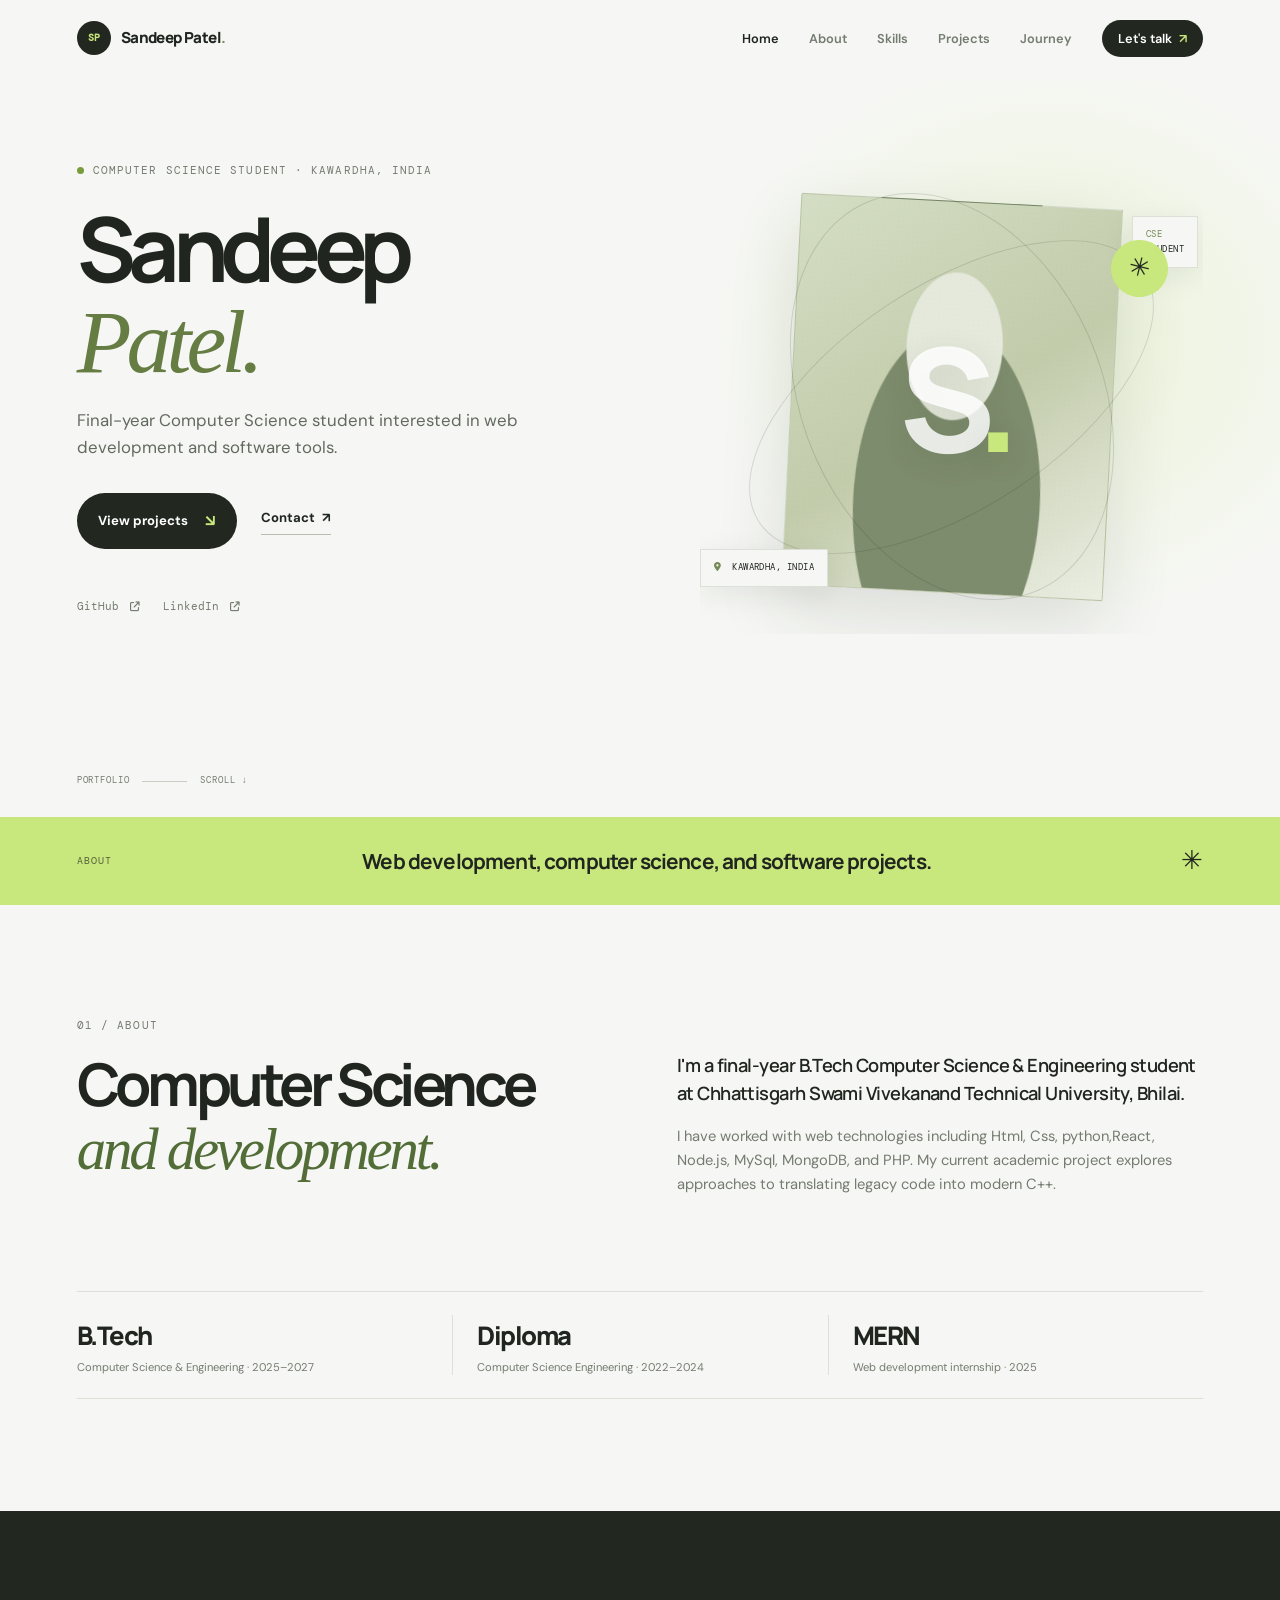
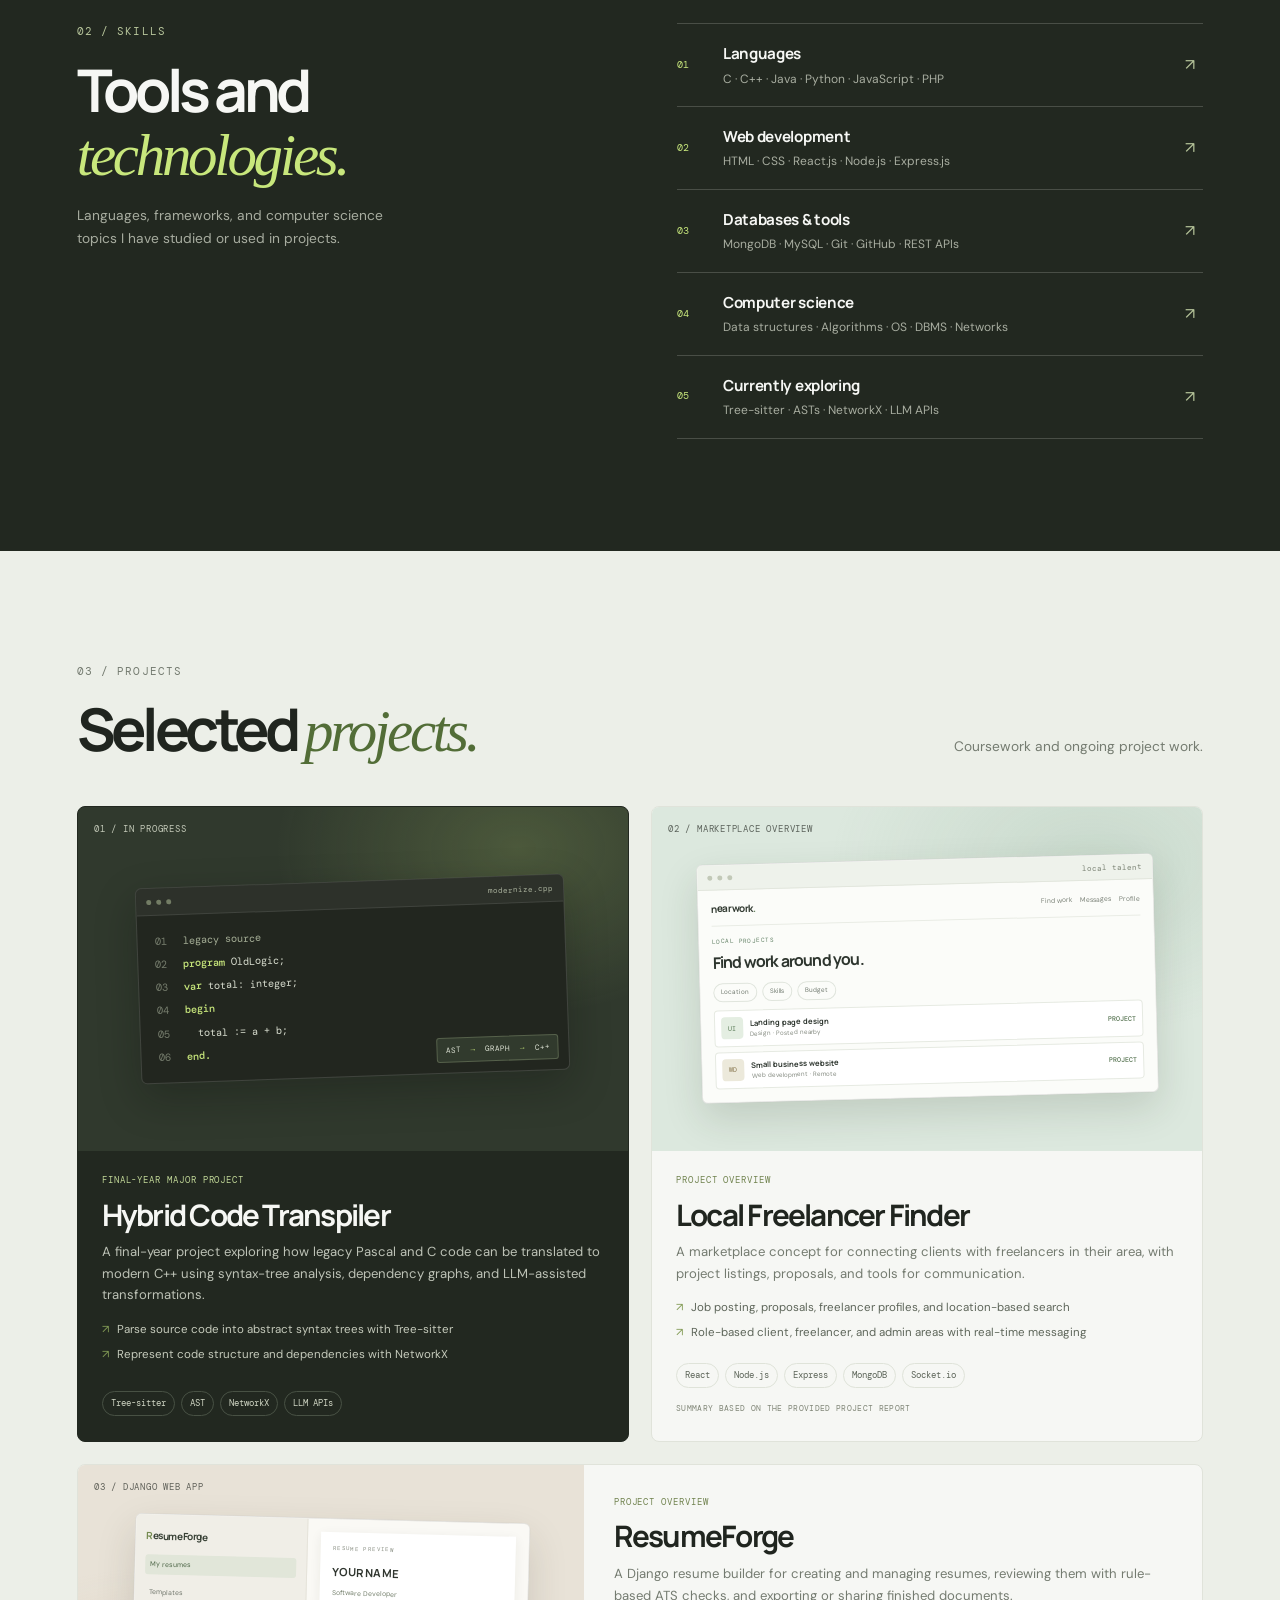
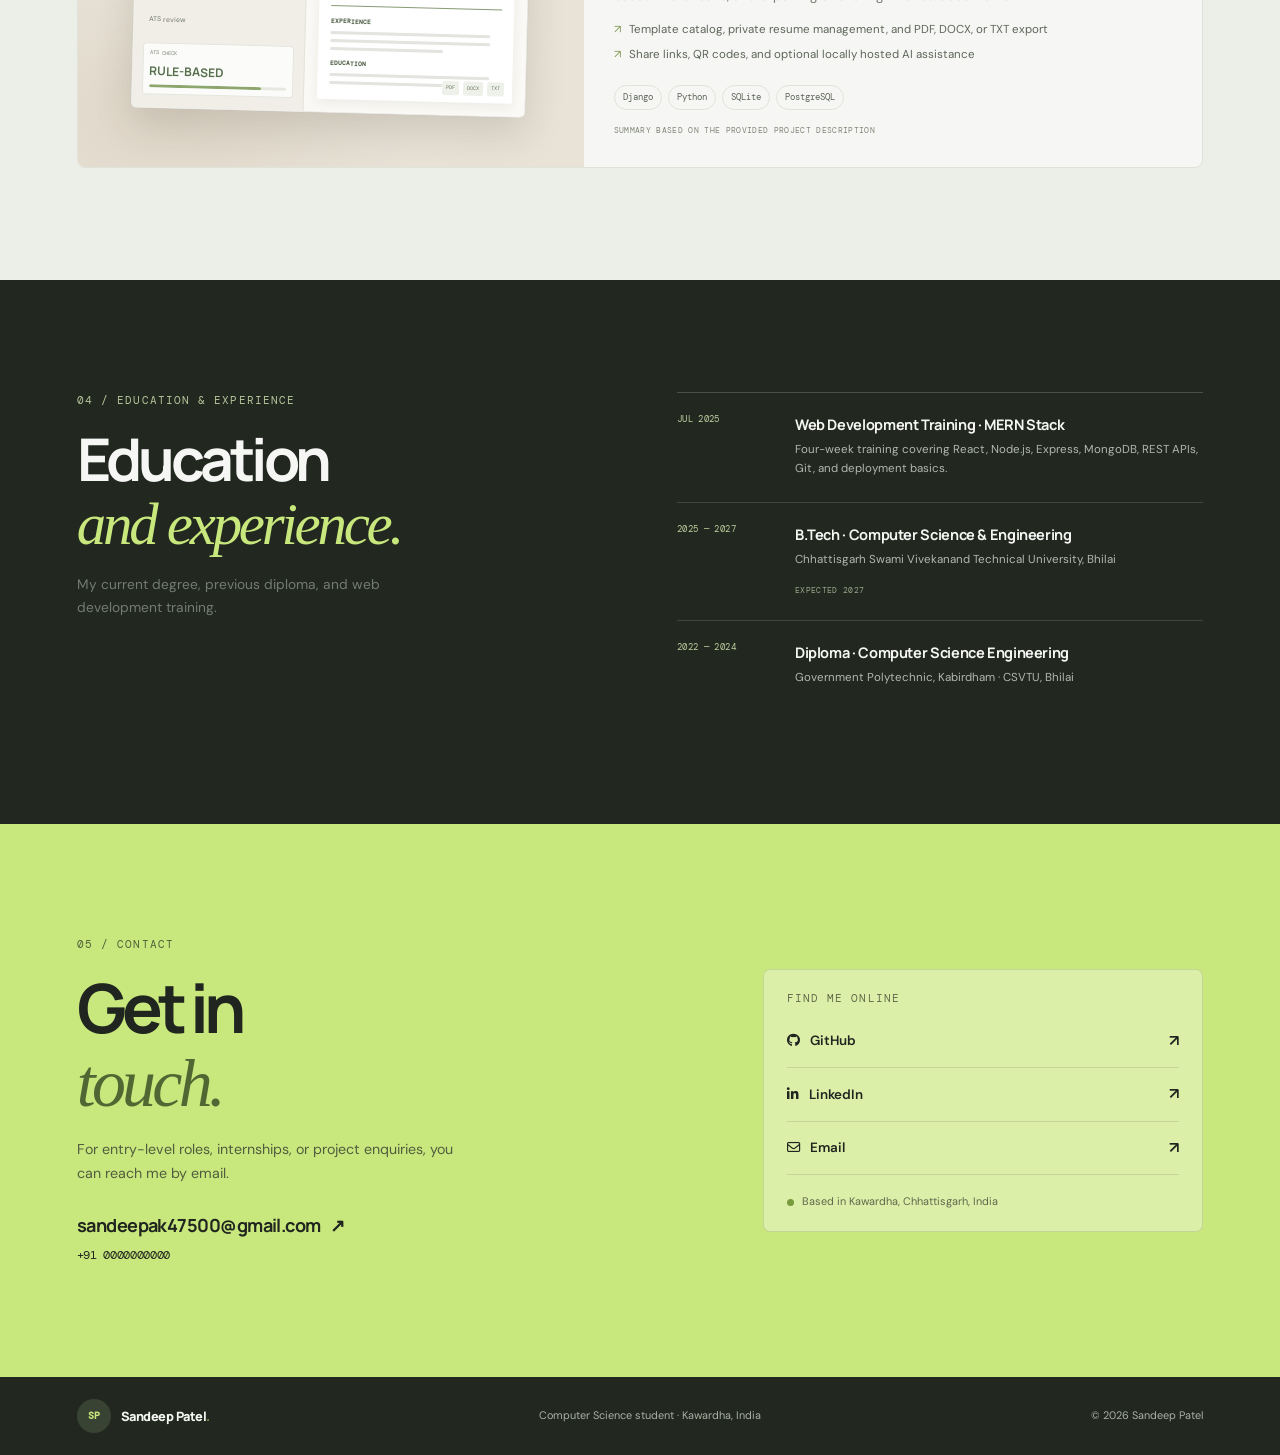
<file: index.html>
<!DOCTYPE html>
<html lang="en">
<head>
  <meta charset="UTF-8" />
  <meta name="viewport" content="width=device-width, initial-scale=1.0" />
  <meta name="theme-color" content="#f6f7f4" />
  <meta
    name="description"
    content="Sandeep Patel is a Computer Science student and aspiring full-stack developer building practical web applications and exploring code modernization."
  />
  <meta property="og:type" content="website" />
  <meta property="og:title" content="Sandeep Patel |  Portfolio" />
  <meta
    property="og:description"
    content="Computer Science student, full-stack developer, and curious builder."
  />
  <link rel="preconnect" href="https://fonts.googleapis.com" />
  <link rel="preconnect" href="https://fonts.gstatic.com" crossorigin />
  <link
    href="https://fonts.googleapis.com/css2?family=DM+Mono:wght@400;500&family=DM+Sans:wght@400;500;600;700&family=Manrope:wght@400;500;600;700;800&display=swap"
    rel="stylesheet"
  />
  <link
    rel="stylesheet"
    href="https://cdnjs.cloudflare.com/ajax/libs/font-awesome/6.7.2/css/all.min.css"
  />
  <link rel="stylesheet" href="./style.css" />
  <script src="./script.js" defer></script>
  <title>Sandeep Patel |  Portfolio</title>
</head>
<body>
  <a class="skip-link" href="#main">Skip to content</a>

  <header class="site-header">
    <nav class="container navbar" aria-label="Main navigation">
      <a class="brand" href="#home" aria-label="Sandeep Patel, home">
        <span class="brand-mark">SP</span>
        <span>Sandeep Patel<span class="brand-dot">.</span></span>
      </a>

      <button
        class="menu-toggle"
        id="menu-toggle"
        type="button"
        aria-label="Open navigation menu"
        aria-expanded="false"
        aria-controls="nav-links"
      >
        <i class="fa-solid fa-bars" aria-hidden="true"></i>
      </button>

      <ul class="nav-links" id="nav-links">
        <li><a class="nav-link active" href="#home">Home</a></li>
        <li><a class="nav-link" href="#about">About</a></li>
        <li><a class="nav-link" href="#skills">Skills</a></li>
        <li><a class="nav-link" href="#projects">Projects</a></li>
        <li><a class="nav-link" href="#education">Journey</a></li>
        <li><a class="nav-link nav-cta" href="#contact">Let&apos;s talk <span aria-hidden="true">↗</span></a></li>
      </ul>
    </nav>
  </header>

  <main id="main">
    <section class="hero section" id="home">
      <div class="container hero-grid">
        <div class="hero-copy">
          <p class="eyebrow"><span class="availability-dot"></span> COMPUTER SCIENCE STUDENT · KAWARDHA, INDIA</p>
          <h1>Sandeep<br /><span class="serif-accent">Patel.</span></h1>
          <p class="hero-lede">
            Final-year Computer Science student interested in web development
            and software tools.
          </p>
          <div class="hero-actions">
            <a class="button button-dark" href="#projects">View projects <span aria-hidden="true">↘</span></a>
            <a class="text-link" href="#contact">Contact <span aria-hidden="true">↗</span></a>
          </div>
          <div class="social-links" aria-label="Social profiles">
            <a href="https://github.com/sandeep-sp09" target="_blank" rel="noopener noreferrer">
              GitHub <i class="fa-solid fa-arrow-up-right-from-square" aria-hidden="true"></i>
            </a>
            <a href="https://tinyurl.com/y2w8p4ww" target="_blank" rel="noopener noreferrer">
              LinkedIn <i class="fa-solid fa-arrow-up-right-from-square" aria-hidden="true"></i>
            </a>
          </div>
        </div>

        <div class="hero-art" aria-label="Sandeep Patel, computer science student">
          <div class="art-ring ring-one"></div>
          <div class="art-ring ring-two"></div>
          <div class="hero-monogram" aria-hidden="true">S<span>.</span></div>
          <div class="art-note note-top"><span>CSE</span><br />STUDENT</div>
          <div class="art-note note-bottom"><i class="fa-solid fa-location-dot" aria-hidden="true"></i> KAWARDHA, INDIA</div>
          <div class="art-spark" aria-hidden="true">✳</div>
        </div>
      </div>
      <div class="container hero-footer">
        <span>PORTFOLIO</span><span class="hero-rule" aria-hidden="true"></span><span>SCROLL ↓</span>
      </div>
    </section>

    <div class="statement-band">
      <div class="container statement-inner">
        <span class="eyebrow">ABOUT</span>
        <p>Web development, computer science, and software projects.</p>
        <span class="statement-star" aria-hidden="true">✳</span>
      </div>
    </div>

    <section class="section about-section" id="about">
      <div class="container">
        <div class="two-column">
          <div class="section-heading">
            <p class="eyebrow">01 / ABOUT</p>
            <h2>Computer Science<br /><span class="serif-accent">and development.</span></h2>
          </div>
          <div class="about-copy">
            <p class="body-lede">
              I&apos;m a final-year B.Tech Computer Science &amp; Engineering student
              at Chhattisgarh Swami Vivekanand Technical University, Bhilai.
            </p>
            <p>
              I have worked with web technologies including Html, Css, python,React, Node.js,
              MySql, MongoDB, and PHP. My current academic project explores
              approaches to translating legacy code into modern C++.
            </p>
          </div>
        </div>

        <div class="highlights" aria-label="Education and experience">
          <article class="highlight">
            <span class="highlight-value">B.Tech</span>
            <span class="highlight-caption">Computer Science &amp; Engineering · 2025–2027</span>
          </article>
          <article class="highlight">
            <span class="highlight-value">Diploma</span>
            <span class="highlight-caption">Computer Science Engineering · 2022–2024</span>
          </article>
          <article class="highlight">
            <span class="highlight-value">MERN</span>
            <span class="highlight-caption">Web development internship · 2025</span>
          </article>
        </div>
      </div>
    </section>

    <section class="section skills-section" id="skills">
      <div class="container skills-layout">
        <div class="section-heading">
          <p class="eyebrow">02 / SKILLS</p>
          <h2>Tools and<br /><span class="serif-accent">technologies.</span></h2>
          <p class="section-note">Languages, frameworks, and computer science topics I have studied or used in projects.</p>
        </div>
        <div class="skill-list">
          <article class="skill-row">
            <span class="skill-number">01</span>
            <div><h3>Languages</h3><p>C · C++ · Java · Python · JavaScript · PHP</p></div>
            <span class="skill-arrow" aria-hidden="true">↗</span>
          </article>
          <article class="skill-row">
            <span class="skill-number">02</span>
            <div><h3>Web development</h3><p>HTML · CSS · React.js · Node.js · Express.js</p></div>
            <span class="skill-arrow" aria-hidden="true">↗</span>
          </article>
          <article class="skill-row">
            <span class="skill-number">03</span>
            <div><h3>Databases &amp; tools</h3><p>MongoDB · MySQL · Git · GitHub · REST APIs</p></div>
            <span class="skill-arrow" aria-hidden="true">↗</span>
          </article>
          <article class="skill-row">
            <span class="skill-number">04</span>
            <div><h3>Computer science</h3><p>Data structures · Algorithms · OS · DBMS · Networks</p></div>
            <span class="skill-arrow" aria-hidden="true">↗</span>
          </article>
          <article class="skill-row">
            <span class="skill-number">05</span>
            <div><h3>Currently exploring</h3><p>Tree-sitter · ASTs · NetworkX · LLM APIs</p></div>
            <span class="skill-arrow" aria-hidden="true">↗</span>
          </article>
        </div>
      </div>
    </section>

    <section class="section projects-section" id="projects">
      <div class="container">
        <div class="projects-heading">
          <div class="section-heading">
            <p class="eyebrow">03 / PROJECTS</p>
                <h2>Selected <span class="serif-accent">projects.</span></h2>
          </div>
          <p class="section-note">Coursework and ongoing project work.</p>
        </div>

        <div class="project-grid">
          <article class="project-card project-dark">
            <div class="project-art transpiler-art" aria-hidden="true">
              <span class="project-index">01 / IN PROGRESS</span>
              <div class="terminal-window">
                <div class="terminal-heading"><span></span><span></span><span></span><i>modernize.cpp</i></div>
                <div class="terminal-code">
                  <p><b>01</b> <em>legacy source</em></p>
                  <p><b>02</b> <strong>program</strong> OldLogic;</p>
                  <p><b>03</b> <strong>var</strong> total: integer;</p>
                  <p><b>04</b> <strong>begin</strong></p>
                  <p><b>05</b> &nbsp; total := a + b;</p>
                  <p><b>06</b> <strong>end.</strong></p>
                </div>
                <div class="pipeline">AST <span>→</span> GRAPH <span>→</span> C++</div>
              </div>
            </div>
            <div class="project-content">
              <p class="eyebrow">FINAL-YEAR MAJOR PROJECT</p>
              <h3>Hybrid Code Transpiler</h3>
              <p>
                A final-year project exploring how legacy Pascal and C code can
                be translated to modern C++ using syntax-tree analysis,
                dependency graphs, and LLM-assisted transformations.
              </p>
              <ul class="project-points">
                <li>Parse source code into abstract syntax trees with Tree-sitter</li>
                <li>Represent code structure and dependencies with NetworkX</li>
              </ul>
              <div class="tag-list"><span>Tree-sitter</span><span>AST</span><span>NetworkX</span><span>LLM APIs</span></div>
            </div>
          </article>

          <article class="project-card">
            <div class="project-art freelancer-art" aria-hidden="true">
              <span class="project-index">02 / MARKETPLACE OVERVIEW</span>
              <div class="freelance-browser">
                <div class="freelance-browser-bar"><span></span><span></span><span></span><i>local talent</i></div>
                <div class="freelance-dashboard">
                  <div class="freelance-nav"><b>nearwork<span>.</span></b><span>Find work &nbsp;&nbsp; Messages &nbsp;&nbsp; Profile</span></div>
                  <div class="freelance-intro"><span>LOCAL PROJECTS</span><b>Find work around you.</b></div>
                  <div class="freelance-filters"><span>Location</span><span>Skills</span><span>Budget</span></div>
                  <div class="freelance-job"><span class="job-avatar">UI</span><span><b>Landing page design</b><small>Design · Posted nearby</small></span><strong>PROJECT</strong></div>
                  <div class="freelance-job"><span class="job-avatar job-avatar-alt">WD</span><span><b>Small business website</b><small>Web development · Remote</small></span><strong>PROJECT</strong></div>
                </div>
              </div>
            </div>
            <div class="project-content">
              <p class="eyebrow">PROJECT OVERVIEW</p>
              <h3>Local Freelancer Finder</h3>
              <p>
                A marketplace concept for connecting clients with freelancers
                in their area, with project listings, proposals, and tools for
                communication.
              </p>
              <ul class="project-points">
                <li>Job posting, proposals, freelancer profiles, and location-based search</li>
                <li>Role-based client, freelancer, and admin areas with real-time messaging</li>
              </ul>
              <div class="tag-list"><span>React</span><span>Node.js</span><span>Express</span><span>MongoDB</span><span>Socket.io</span></div>
              <span class="overview-note">SUMMARY BASED ON THE PROVIDED PROJECT REPORT</span>
            </div>
          </article>

          <article class="project-card">
            <div class="project-art resumeforge-art" aria-hidden="true">
              <span class="project-index">03 / DJANGO WEB APP</span>
              <div class="resume-editor">
                <div class="resume-tools">
                  <b>ResumeForge</b>
                  <span>My resumes</span>
                  <span>Templates</span>
                  <span>ATS review</span>
                  <div class="ats-meter"><small>ATS CHECK</small>                  <b>RULE-BASED</b><i><span></span></i></div>
                </div>
                <div class="resume-page">
                  <span class="resume-page-kicker">RESUME PREVIEW</span>
                  <b class="resume-person">YOUR NAME</b>
                  <span class="resume-role">Software Developer</span>
                  <span class="resume-divider"></span>
                  <b>EXPERIENCE</b>
                  <i></i><i></i><i class="short-line"></i>
                  <b>EDUCATION</b>
                  <i></i><i class="short-line"></i>
                  <div class="resume-export"><span>PDF</span><span>DOCX</span><span>TXT</span></div>
                </div>
              </div>
            </div>
            <div class="project-content">
              <p class="eyebrow">PROJECT OVERVIEW</p>
              <h3>ResumeForge</h3>
              <p>
                A Django resume builder for creating and managing resumes,
                reviewing them with rule-based ATS checks, and exporting or
                sharing finished documents.
              </p>
              <ul class="project-points">
                <li>Template catalog, private resume management, and PDF, DOCX, or TXT export</li>
                <li>Share links, QR codes, and optional locally hosted AI assistance</li>
              </ul>
              <div class="tag-list"><span>Django</span><span>Python</span><span>SQLite</span><span>PostgreSQL</span></div>
              <span class="overview-note">SUMMARY BASED ON THE PROVIDED PROJECT DESCRIPTION</span>
            </div>
          </article>
        </div>
      </div>
    </section>

    <section class="section journey-section" id="education">
      <div class="container journey-layout">
        <div class="section-heading">
          <p class="eyebrow">04 / EDUCATION &amp; EXPERIENCE</p>
          <h2>Education<br /><span class="serif-accent">and experience.</span></h2>
          <p class="section-note">My current degree, previous diploma, and web development training.</p>
        </div>
        <div class="timeline">
          <article class="timeline-item">
            <span class="timeline-date">JUL 2025</span>
            <div><h3>Web Development Training · MERN Stack</h3><p>Four-week training covering React, Node.js, Express, MongoDB, REST APIs, Git, and deployment basics.</p></div>
          </article>
          <article class="timeline-item">
            <span class="timeline-date">2025 — 2027</span>
            <div><h3>B.Tech · Computer Science &amp; Engineering</h3><p>Chhattisgarh Swami Vivekanand Technical University, Bhilai</p><span class="timeline-meta">EXPECTED 2027</span></div>
          </article>
          <article class="timeline-item">
            <span class="timeline-date">2022 — 2024</span>
            <div><h3>Diploma · Computer Science Engineering</h3><p>Government Polytechnic, Kabirdham · CSVTU, Bhilai</p></div>
          </article>
        </div>
      </div>
    </section>

    <section class="section contact-section" id="contact">
      <div class="container contact-layout">
        <div class="contact-copy">
          <p class="eyebrow">05 / CONTACT</p>
          <h2>Get in<br /><span class="serif-accent">touch.</span></h2>
          <p>For entry-level roles, internships, or project enquiries, you can reach me by email.</p>
          <a class="contact-email" href="mailto:sandeepak47500@gmail.com">sandeepak47500@gmail.com <span aria-hidden="true">↗</span></a>
          <a class="contact-phone" href="tel:+91">+91 0000000000</a>
        </div>
        <div class="contact-card">
          <p class="eyebrow">FIND ME ONLINE</p>
          <a href="https://github.com/sandeep-sp09" target="_blank" rel="noopener noreferrer">
            <span><i class="fa-brands fa-github" aria-hidden="true"></i> GitHub</span><span aria-hidden="true">↗</span>
          </a>
          <a href="https://tinyurl.com/y2w8p4ww" target="_blank" rel="noopener noreferrer">
            <span><i class="fa-brands fa-linkedin-in" aria-hidden="true"></i> LinkedIn</span><span aria-hidden="true">↗</span>
          </a>
          <a href="mailto:sandeepak47500@gmail.com">
            <span><i class="fa-regular fa-envelope" aria-hidden="true"></i> Email</span><span aria-hidden="true">↗</span>
          </a>
          <p class="contact-card-note"><span class="availability-dot"></span> Based in Kawardha, Chhattisgarh, India</p>
        </div>
      </div>
    </section>
  </main>

  <footer class="site-footer">
    <div class="container footer-inner">
      <a class="brand footer-brand" href="#home"><span class="brand-mark">SP</span><span>Sandeep Patel<span class="brand-dot">.</span></span></a>
      <p>Computer Science student · Kawardha, India</p>
      <span class="footer-copyright">© <span id="current-year"></span> Sandeep Patel</span>
    </div>
  </footer>
</body>
</html>
</file>
<file: style.css>
:root {
  --paper: #f6f7f4;
  --paper-alt: #ecefe8;
  --ink: #20251f;
  --muted: #747b70;
  --line: #dce1d8;
  --green: #c8e77c;
  --green-dark: #526d37;
  --night: #222820;
  --night-soft: #2b342a;
  --sans: "DM Sans", "Segoe UI", sans-serif;
  --display: "Manrope", "Segoe UI", sans-serif;
  --serif: Georgia, "Times New Roman", serif;
  --mono: "DM Mono", Consolas, monospace;
  --content: 1160px;
}

* {
  box-sizing: border-box;
  margin: 0;
  padding: 0;
}

html {
  overflow-x: hidden;
  scroll-behavior: smooth;
  scroll-padding-top: 84px;
}

body {
  background: var(--paper);
  color: var(--ink);
  font-family: var(--sans);
  line-height: 1.65;
  overflow-x: hidden;
}

img,
svg,
video,
canvas {
  height: auto;
  max-width: 100%;
}

a {
  color: inherit;
  text-decoration: none;
}

button {
  color: inherit;
  font: inherit;
}

::selection {
  background: var(--green);
  color: var(--ink);
}

.container {
  margin-inline: auto;
  width: min(88%, var(--content));
}

.section {
  padding: 112px 0;
}

.skip-link {
  background: var(--night);
  color: white;
  left: 12px;
  padding: 10px 14px;
  position: absolute;
  top: -55px;
  z-index: 2000;
}

.skip-link:focus {
  top: 12px;
}

.eyebrow {
  color: var(--muted);
  font-family: var(--mono);
  font-size: 0.68rem;
  letter-spacing: 0.1em;
  line-height: 1.6;
}

.serif-accent {
  color: var(--green-dark);
  font-family: var(--serif);
  font-style: italic;
  font-weight: 400;
  letter-spacing: -0.055em;
}

.site-header {
  background: rgb(246 247 244 / 92%);
  border-bottom: 1px solid transparent;
  position: sticky;
  top: 0;
  transition: border-color 180ms ease;
  z-index: 1000;
  backdrop-filter: blur(14px);
}

.site-header.scrolled {
  border-bottom-color: var(--line);
}

.navbar {
  align-items: center;
  display: flex;
  justify-content: space-between;
  min-height: 76px;
}

.brand {
  align-items: center;
  display: inline-flex;
  font-family: var(--display);
  font-size: 0.95rem;
  font-weight: 800;
  gap: 10px;
  letter-spacing: -0.04em;
}

.brand-mark {
  align-items: center;
  background: var(--night);
  border-radius: 50%;
  color: var(--green);
  display: inline-flex;
  font-family: var(--mono);
  font-size: 0.63rem;
  height: 34px;
  justify-content: center;
  width: 34px;
}

.brand-dot {
  color: #78954e;
}

.nav-links {
  align-items: center;
  display: flex;
  gap: 30px;
  list-style: none;
}

.nav-link {
  color: var(--muted);
  font-size: 0.8rem;
  font-weight: 600;
  transition: color 160ms ease;
}

.nav-link:hover,
.nav-link.active {
  color: var(--ink);
}

.nav-cta {
  background: var(--night);
  border-radius: 99px;
  color: white;
  padding: 10px 16px;
}

.nav-cta span {
  color: var(--green);
  margin-left: 4px;
}

.nav-cta:hover,
.nav-cta.active {
  color: var(--green);
}

.menu-toggle {
  background: transparent;
  border: 0;
  display: none;
  font-size: 1.2rem;
}

.hero {
  display: flex;
  flex-direction: column;
  justify-content: center;
  min-height: min(740px, calc(100vh - 76px));
  overflow: hidden;
  padding: 65px 0 28px;
  position: relative;
}

.hero::before {
  background: radial-gradient(ellipse, rgb(200 231 124 / 24%), transparent 68%);
  content: "";
  height: 590px;
  pointer-events: none;
  position: absolute;
  right: -110px;
  top: -30px;
  width: 690px;
}

.hero-grid {
  align-items: center;
  display: grid;
  gap: 6%;
  grid-template-columns: minmax(0, 1.05fr) minmax(0, 0.95fr);
  position: relative;
}

.hero-copy {
  min-width: 0;
  padding: 20px 0 35px;
  position: relative;
  z-index: 2;
}

.hero-copy > .eyebrow {
  align-items: center;
  display: flex;
  gap: 9px;
}

.availability-dot {
  background: #789b3b;
  border-radius: 50%;
  display: inline-block;
  height: 7px;
  width: 7px;
}

.hero h1 {
  font-family: var(--display);
  font-size: clamp(3.4rem, 7vw, 6.25rem);
  letter-spacing: -0.085em;
  line-height: 1;
  margin: 24px 0 20px;
}

.hero h1 .serif-accent {
  color: #657c42;
}

.hero-lede {
  color: #626a5f;
  font-size: 1.05rem;
  max-width: 485px;
}

.hero-actions {
  align-items: center;
  display: flex;
  flex-wrap: wrap;
  gap: 24px;
  margin-top: 31px;
}

.button {
  align-items: center;
  border: 1px solid transparent;
  border-radius: 99px;
  display: inline-flex;
  font-size: 0.82rem;
  font-weight: 700;
  gap: 17px;
  justify-content: center;
  padding: 14px 20px;
  transition: background 180ms ease, color 180ms ease, transform 180ms ease;
}

.button:hover {
  transform: translateY(-2px);
}

.button-dark {
  background: var(--night);
  color: white;
}

.button-dark:hover {
  background: #414b3c;
}

.button-dark span {
  color: var(--green);
  font-size: 1rem;
}

.text-link {
  border-bottom: 1px solid #b7beb0;
  font-size: 0.82rem;
  font-weight: 700;
  padding-bottom: 5px;
  transition: border-color 180ms ease;
}

.text-link:hover {
  border-color: var(--ink);
}

.text-link span {
  margin-left: 4px;
}

.social-links {
  display: flex;
  gap: 23px;
  margin-top: 49px;
}

.social-links a {
  color: var(--muted);
  font-family: var(--mono);
  font-size: 0.67rem;
  transition: color 160ms ease;
}

.social-links a:hover {
  color: var(--ink);
}

.social-links i {
  font-size: 0.6rem;
  margin-left: 4px;
}

.hero-art {
  align-items: center;
  display: flex;
  justify-content: center;
  min-height: 475px;
  min-width: 0;
  overflow: hidden;
  position: relative;
}

.hero-art::before {
  background:
    radial-gradient(ellipse at 50% 37%, #e5e9dc 0 21%, transparent 21.5%),
    radial-gradient(ellipse at 50% 77%, #7d8c6c 0 41%, transparent 41.5%),
    linear-gradient(145deg, #d4dec4, #c2cbaa 53%, #ebeee3);
  border: 1px solid rgb(32 37 31 / 8%);
  box-shadow: 0 25px 70px rgb(35 44 28 / 12%);
  content: "";
  height: 390px;
  position: absolute;
  transform: rotate(3deg);
  width: min(320px, 75%);
}

.hero-art::after {
  background-image: radial-gradient(rgb(32 37 31 / 13%) 0.7px, transparent 0.7px);
  background-size: 5px 5px;
  content: "";
  height: 390px;
  opacity: 0.2;
  pointer-events: none;
  position: absolute;
  transform: rotate(3deg);
  width: min(320px, 75%);
}

.art-ring {
  border: 1px solid rgb(32 37 31 / 14%);
  border-radius: 50%;
  height: 425px;
  position: absolute;
  transform: rotate(-24deg);
  width: min(300px, 100%);
}

.ring-two {
  height: 460px;
  transform: rotate(57deg);
  width: min(225px, 85%);
}

.hero-monogram {
  color: rgb(255 255 255 / 83%);
  font-family: var(--display);
  font-size: 9rem;
  font-weight: 800;
  letter-spacing: -0.12em;
  position: relative;
  text-shadow: 0 8px 30px rgb(42 54 35 / 12%);
  z-index: 1;
}

.hero-monogram span {
  color: var(--green);
}

.art-note {
  background: var(--paper);
  border: 1px solid var(--line);
  box-shadow: 0 8px 30px rgb(30 36 27 / 8%);
  font-family: var(--mono);
  font-size: 0.57rem;
  letter-spacing: 0.05em;
  padding: 10px 13px;
  position: absolute;
  z-index: 3;
}

.note-top {
  right: 1%;
  top: 12%;
}

.note-top span {
  color: #738a56;
}

.note-bottom {
  bottom: 10%;
  left: 0;
}

.note-bottom i {
  color: #738a56;
  margin-right: 5px;
}

.art-spark {
  align-items: center;
  background: var(--green);
  border-radius: 50%;
  color: var(--night);
  display: flex;
  font-size: 1.6rem;
  height: 57px;
  justify-content: center;
  position: absolute;
  right: 7%;
  top: 17%;
  transform: rotate(14deg);
  width: 57px;
  z-index: 3;
}

.hero-footer {
  align-items: center;
  color: var(--muted);
  display: flex;
  font-family: var(--mono);
  font-size: 0.59rem;
  gap: 13px;
  letter-spacing: 0.09em;
  margin-top: auto;
  padding-top: 18px;
}

.hero-rule {
  background: #c8cec2;
  height: 1px;
  width: 45px;
}

.statement-band {
  background: var(--green);
  padding: 23px 0;
}

.statement-inner {
  align-items: center;
  display: flex;
  justify-content: space-between;
}

.statement-band .eyebrow {
  color: #52613c;
  font-size: 0.64rem;
}

.statement-inner > p {
  font-family: var(--display);
  font-size: clamp(0.98rem, 1.8vw, 1.3rem);
  font-weight: 700;
  letter-spacing: -0.04em;
}

.statement-star {
  font-size: 1.6rem;
}

.two-column,
.skills-layout,
.journey-layout,
.contact-layout {
  display: grid;
  gap: 11%;
  grid-template-columns: 0.95fr 1.05fr;
}

.section-heading,
.about-copy,
.skills-layout > *,
.journey-layout > *,
.contact-layout > *,
.project-content {
  min-width: 0;
}

.section-heading h2,
.contact-copy h2 {
  font-family: var(--display);
  font-size: clamp(2.55rem, 4.6vw, 4rem);
  letter-spacing: -0.075em;
  line-height: 1.08;
  margin-top: 17px;
}

.about-copy {
  padding-top: 34px;
}

.about-copy p {
  color: var(--muted);
  font-size: 0.92rem;
  margin-bottom: 16px;
  max-width: 570px;
}

.about-copy .body-lede {
  color: var(--ink);
  font-family: var(--display);
  font-size: 1.14rem;
  font-weight: 600;
  letter-spacing: -0.03em;
  line-height: 1.55;
}

.highlights {
  border-bottom: 1px solid var(--line);
  border-top: 1px solid var(--line);
  display: grid;
  grid-template-columns: repeat(3, minmax(0, 1fr));
  margin-top: 78px;
  padding: 23px 0;
}

.highlight {
  display: flex;
  flex-direction: column;
  gap: 3px;
  min-width: 0;
  padding: 0 24px;
}

.highlight:first-child {
  padding-left: 0;
}

.highlight + .highlight {
  border-left: 1px solid var(--line);
}

.highlight-value {
  font-family: var(--display);
  font-size: 1.6rem;
  font-weight: 800;
  letter-spacing: -0.06em;
}

.highlight-value span {
  color: var(--muted);
  font-size: 0.88rem;
}

.highlight-caption {
  color: var(--muted);
  font-size: 0.7rem;
  line-height: 1.4;
}

.skills-section,
.journey-section {
  background: var(--night);
  color: var(--paper);
}

.skills-section .eyebrow,
.journey-section .eyebrow {
  color: #b6c49a;
}

.skills-section .section-heading h2,
.journey-section .section-heading h2 {
  color: var(--paper);
}

.skills-section .serif-accent,
.journey-section .serif-accent {
  color: var(--green);
}

.section-note {
  color: var(--muted);
  font-size: 0.86rem;
  margin-top: 16px;
  max-width: 340px;
}

.skills-section .section-note {
  color: #a8ada0;
}

.skill-list {
  border-top: 1px solid rgb(246 247 244 / 18%);
}

.skill-row {
  align-items: center;
  border-bottom: 1px solid rgb(246 247 244 / 18%);
  display: grid;
  gap: 16px;
  grid-template-columns: 30px 1fr 18px;
  padding: 17px 0;
}

.skill-number {
  color: var(--green);
  font-family: var(--mono);
  font-size: 0.64rem;
}

.skill-row h3 {
  font-family: var(--display);
  font-size: 0.95rem;
  letter-spacing: -0.02em;
}

.skill-row p {
  color: #a8ada0;
  font-size: 0.75rem;
  margin-top: 3px;
}

.skill-arrow {
  color: #b6c49a;
}

.projects-section {
  background: var(--paper-alt);
}

.projects-heading {
  align-items: end;
  display: flex;
  justify-content: space-between;
  margin-bottom: 42px;
}

.projects-heading .section-heading {
  margin: 0;
}

.projects-heading .section-note {
  margin-bottom: 6px;
}

.project-grid {
  display: grid;
  gap: 22px;
  grid-template-columns: repeat(2, minmax(0, 1fr));
}

.project-card {
  background: var(--paper);
  border: 1px solid #e0e3da;
  border-radius: 8px;
  display: flex;
  flex-direction: column;
  min-width: 0;
  overflow: hidden;
  transition: box-shadow 200ms ease, transform 200ms ease;
}

.project-card:hover {
  box-shadow: 0 18px 44px rgb(34 40 32 / 10%);
  transform: translateY(-4px);
}

.project-dark {
  background: var(--night);
  border-color: var(--night);
  color: var(--paper);
}

.project-card:last-child {
  display: grid;
  grid-column: 1 / -1;
  grid-template-columns: 0.9fr 1.1fr;
}

.project-card:last-child .project-art {
  aspect-ratio: auto;
  min-height: 270px;
}

.project-card:last-child .project-content {
  padding: 30px;
}

.project-art {
  align-items: center;
  aspect-ratio: 1.6 / 1;
  display: flex;
  justify-content: center;
  min-height: 180px;
  overflow: hidden;
  position: relative;
}

.transpiler-art {
  background:
    radial-gradient(ellipse at 80% 12%, rgb(200 231 124 / 18%), transparent 39%),
    #30392d;
}

.freelancer-art {
  background:
    radial-gradient(ellipse at 80% 16%, rgb(115 151 125 / 18%), transparent 42%),
    #dce8de;
}

.resumeforge-art {
  background:
    radial-gradient(ellipse at 18% 82%, rgb(187 167 139 / 20%), transparent 42%),
    #e8e2d7;
}

.project-index {
  color: rgb(32 37 31 / 68%);
  font-family: var(--mono);
  font-size: 0.55rem;
  left: 16px;
  letter-spacing: 0.09em;
  position: absolute;
  top: 15px;
}

.project-dark .project-index {
  color: #c3c9b8;
}

.terminal-window {
  background: #22261f;
  border: 1px solid rgb(246 247 244 / 14%);
  border-radius: 6px;
  box-shadow: 0 15px 40px rgb(10 14 9 / 28%);
  overflow: hidden;
  position: relative;
  transform: rotate(-2deg);
  width: 78%;
}

.terminal-heading,
.freelance-browser-bar {
  align-items: center;
  background: rgb(255 255 255 / 5%);
  border-bottom: 1px solid rgb(255 255 255 / 9%);
  display: flex;
  gap: 5px;
  height: 27px;
  padding: 0 10px;
}

.terminal-heading > span,
.freelance-browser-bar > span {
  background: #737d65;
  border-radius: 50%;
  height: 5px;
  width: 5px;
}

.terminal-heading i,
.freelance-browser-bar i {
  color: #abb39e;
  font-family: var(--mono);
  font-size: 0.48rem;
  font-style: normal;
  margin-left: auto;
}

.terminal-code {
  display: grid;
  gap: 6px;
  padding: 17px;
}

.terminal-code p {
  color: #d8ddcf;
  font-family: var(--mono);
  font-size: clamp(0.49rem, 1vw, 0.65rem);
  white-space: nowrap;
}

.terminal-code b {
  color: #777e6e;
  font-weight: 400;
  margin-right: 10px;
}

.terminal-code em {
  color: #a5ae96;
  font-style: normal;
}

.terminal-code strong {
  color: var(--green);
  font-weight: 500;
}

.pipeline {
  background: #313a2d;
  border: 1px solid #56614b;
  border-radius: 3px;
  bottom: 10px;
  color: #e0e5d7;
  font-family: var(--mono);
  font-size: 0.48rem;
  padding: 5px 8px;
  position: absolute;
  right: 10px;
}

.pipeline span {
  color: var(--green);
  margin: 0 5px;
}

.freelance-browser {
  background: #fbfcf9;
  border: 1px solid rgb(32 37 31 / 10%);
  border-radius: 6px;
  box-shadow: 0 16px 38px rgb(39 51 34 / 15%);
  overflow: hidden;
  transform: rotate(-1.5deg);
  width: 83%;
}

.freelance-browser-bar {
  background: #eef2eb;
  border-bottom-color: #e2e6dd;
  height: 25px;
}

.freelance-browser-bar > span {
  background: #c2c9b8;
  height: 5px;
  width: 5px;
}

.freelance-browser-bar i {
  color: #7a8273;
}

.freelance-dashboard {
  padding: 10px 13px 13px;
}

.freelance-nav {
  align-items: center;
  border-bottom: 1px solid #e9ece5;
  color: #7b8278;
  display: flex;
  font-size: 0.42rem;
  justify-content: space-between;
  padding-bottom: 8px;
}

.freelance-nav b {
  color: #303930;
  font-family: var(--display);
  font-size: 0.63rem;
  letter-spacing: -0.04em;
}

.freelance-nav b span {
  color: #63835e;
}

.freelance-intro {
  display: flex;
  flex-direction: column;
  gap: 3px;
  margin: 10px 0 8px;
}

.freelance-intro span {
  color: #648267;
  font-family: var(--mono);
  font-size: 0.38rem;
  letter-spacing: 0.07em;
}

.freelance-intro b {
  color: #2d352e;
  font-family: var(--display);
  font-size: clamp(0.77rem, 1.5vw, 1rem);
  letter-spacing: -0.05em;
}

.freelance-filters {
  display: flex;
  gap: 5px;
  margin-bottom: 8px;
}

.freelance-filters span {
  border: 1px solid #e0e5dd;
  border-radius: 99px;
  color: #717a70;
  font-size: 0.4rem;
  padding: 3px 7px;
}

.freelance-job {
  align-items: center;
  background: white;
  border: 1px solid #e6eae2;
  border-radius: 4px;
  display: grid;
  gap: 7px;
  grid-template-columns: 22px minmax(0, 1fr) auto;
  margin-top: 5px;
  padding: 6px;
}

.job-avatar {
  align-items: center;
  background: #e4eee2;
  border-radius: 4px;
  color: #587a55;
  display: flex;
  font-family: var(--mono);
  font-size: 0.42rem;
  height: 22px;
  justify-content: center;
  width: 22px;
}

.job-avatar-alt {
  background: #ece9db;
  color: #87764e;
}

.freelance-job > span:nth-child(2) {
  display: flex;
  flex-direction: column;
  min-width: 0;
}

.freelance-job b {
  color: #333b34;
  font-family: var(--display);
  font-size: 0.48rem;
  overflow: hidden;
  text-overflow: ellipsis;
  white-space: nowrap;
}

.freelance-job small {
  color: #858b81;
  font-size: 0.39rem;
}

.freelance-job strong {
  color: #587553;
  font-family: var(--mono);
  font-size: 0.42rem;
  font-weight: 500;
  white-space: nowrap;
}

.resume-editor {
  background: #faf9f5;
  border: 1px solid rgb(32 37 31 / 10%);
  border-radius: 6px;
  box-shadow: 0 16px 38px rgb(54 48 32 / 15%);
  display: grid;
  grid-template-columns: 0.78fr 1fr;
  min-height: 195px;
  overflow: hidden;
  transform: rotate(1.5deg);
  width: 78%;
}

.resume-tools {
  background: #f0eee7;
  border-right: 1px solid #e5e3da;
  display: flex;
  flex-direction: column;
  gap: 8px;
  padding: 13px 10px;
}

.resume-tools > b {
  color: #384136;
  font-family: var(--display);
  font-size: 0.62rem;
  letter-spacing: -0.04em;
  margin-bottom: 3px;
}

.resume-tools > b::first-letter {
  color: #758b51;
}

.resume-tools > span {
  border-radius: 3px;
  color: #71776d;
  font-size: 0.43rem;
  padding: 4px 5px;
}

.resume-tools > span:first-of-type {
  background: #e1e6d9;
  color: #4c6546;
}

.ats-meter {
  background: #fbfcf9;
  border: 1px solid #e4e7de;
  border-radius: 4px;
  display: flex;
  flex-direction: column;
  gap: 3px;
  margin-top: auto;
  padding: 6px;
}

.ats-meter small {
  color: #81877d;
  font-family: var(--mono);
  font-size: 0.34rem;
}

.ats-meter b {
  color: #566f4d;
  font-family: var(--display);
  font-size: 0.75rem;
}

.ats-meter b span {
  color: #969b90;
  font-size: 0.43rem;
  font-weight: 400;
}

.ats-meter i {
  background: #e6e9e0;
  border-radius: 99px;
  height: 3px;
  overflow: hidden;
}

.ats-meter i span {
  background: #8ca66d;
  border-radius: inherit;
  display: block;
  height: 100%;
  width: 82%;
}

.resume-page {
  background: white;
  box-shadow: 0 3px 12px rgb(40 43 35 / 7%);
  display: flex;
  flex-direction: column;
  gap: 5px;
  margin: 13px;
  min-width: 0;
  padding: 12px;
  position: relative;
}

.resume-page-kicker {
  color: #8b9085;
  font-family: var(--mono);
  font-size: 0.35rem;
  letter-spacing: 0.07em;
}

.resume-person {
  color: #30362f;
  font-family: var(--display);
  font-size: 0.7rem;
  letter-spacing: 0.02em;
  margin-top: 5px;
}

.resume-role {
  color: #76816e;
  font-size: 0.43rem;
}

.resume-divider {
  background: #899b76;
  height: 1px;
  margin: 2px 0;
  width: 100%;
}

.resume-page > b:not(.resume-person) {
  color: #4e6046;
  font-family: var(--mono);
  font-size: 0.38rem;
  margin-top: 3px;
}

.resume-page > i {
  background: #e2e4df;
  border-radius: 99px;
  display: block;
  height: 3px;
  width: 94%;
}

.resume-page > i.short-line {
  width: 66%;
}

.resume-export {
  bottom: 7px;
  display: flex;
  gap: 4px;
  position: absolute;
  right: 8px;
}

.resume-export span {
  background: #eef1e9;
  border-radius: 2px;
  color: #687761;
  font-family: var(--mono);
  font-size: 0.32rem;
  padding: 3px 4px;
}

.project-content {
  display: flex;
  flex: 1;
  flex-direction: column;
  padding: 22px 24px 25px;
}

.project-content > .eyebrow {
  color: #71834f;
  font-size: 0.58rem;
}

.project-dark .project-content > .eyebrow {
  color: #c1d797;
}

.project-content h3 {
  font-family: var(--display);
  font-size: clamp(1.35rem, 2.5vw, 1.85rem);
  letter-spacing: -0.06em;
  line-height: 1.2;
  margin: 9px 0;
}

.project-content > p:not(.eyebrow) {
  color: var(--muted);
  font-size: 0.82rem;
}

.project-dark .project-content > p:not(.eyebrow) {
  color: #bdc2b6;
}

.project-points {
  color: #5e665a;
  font-size: 0.72rem;
  list-style: none;
  margin: 14px 0;
}

.project-dark .project-points {
  color: #c5cabb;
}

.project-points li {
  padding-left: 15px;
  position: relative;
}

.project-points li + li {
  margin-top: 6px;
}

.project-points li::before {
  color: #829b55;
  content: "↗";
  left: 0;
  position: absolute;
}

.tag-list {
  display: flex;
  flex-wrap: wrap;
  gap: 6px;
  margin-top: auto;
  padding-top: 7px;
}

.tag-list span {
  border: 1px solid #dfe3d9;
  border-radius: 99px;
  color: #5c6458;
  font-family: var(--mono);
  font-size: 0.55rem;
  padding: 4px 8px;
}

.project-dark .tag-list span {
  border-color: #485144;
  color: #d0d6c4;
}

.overview-note {
  color: #818778;
  font-family: var(--mono);
  font-size: 0.52rem;
  letter-spacing: 0.04em;
  margin-top: 14px;
}

.timeline {
  border-top: 1px solid rgb(246 247 244 / 18%);
}

.timeline-item {
  display: grid;
  gap: 18px;
  grid-template-columns: 100px 1fr;
  padding: 19px 0;
}

.timeline-item + .timeline-item {
  border-top: 1px solid rgb(246 247 244 / 14%);
}

.timeline-date,
.timeline-meta {
  color: #bdce9e;
  font-family: var(--mono);
  font-size: 0.58rem;
  letter-spacing: 0.04em;
}

.timeline-item h3 {
  font-family: var(--display);
  font-size: 0.91rem;
  letter-spacing: -0.025em;
}

.timeline-item p {
  color: #b2b8ac;
  font-size: 0.72rem;
  line-height: 1.6;
  margin: 5px 0;
}

.timeline-meta {
  color: #98a58a;
  font-size: 0.52rem;
}

.contact-section {
  background: var(--green);
}

.contact-layout {
  align-items: center;
  gap: 12%;
  grid-template-columns: 1fr 0.8fr;
}

.contact-copy .eyebrow {
  color: #52613c;
}

.contact-copy h2 {
  font-size: clamp(3rem, 5.3vw, 4.7rem);
  margin: 18px 0;
}

.contact-copy h2 .serif-accent {
  color: #506733;
}

.contact-copy > p:not(.eyebrow) {
  color: #515d40;
  font-size: 0.89rem;
  max-width: 390px;
}

.contact-email,
.contact-phone {
  display: block;
  font-family: var(--display);
  font-size: clamp(0.92rem, 2vw, 1.13rem);
  font-weight: 700;
  letter-spacing: -0.03em;
  margin-top: 26px;
  width: fit-content;
}

.contact-email span {
  margin-left: 6px;
}

.contact-phone {
  font-family: var(--mono);
  font-size: 0.72rem;
  font-weight: 400;
  margin-top: 5px;
}

.contact-card {
  background: rgb(255 255 255 / 34%);
  border: 1px solid rgb(32 37 31 / 12%);
  border-radius: 7px;
  padding: 20px 23px;
}

.contact-card > .eyebrow {
  color: #626d4e;
  margin-bottom: 8px;
}

.contact-card > a {
  align-items: center;
  border-bottom: 1px solid rgb(32 37 31 / 13%);
  display: flex;
  font-size: 0.84rem;
  font-weight: 600;
  justify-content: space-between;
  padding: 13px 0;
}

.contact-card > a > span:first-child {
  align-items: center;
  display: flex;
  gap: 10px;
}

.contact-card > a > span:last-child {
  font-size: 1rem;
}

.contact-card > a:hover {
  color: #536c37;
}

.contact-card-note {
  align-items: center;
  color: #5e684d;
  display: flex;
  font-size: 0.68rem;
  gap: 8px;
  margin-top: 18px;
}

.site-footer {
  background: var(--night);
  color: var(--paper);
  padding: 22px 0;
}

.footer-inner {
  align-items: center;
  display: flex;
  justify-content: space-between;
}

.footer-brand {
  font-size: 0.8rem;
}

.footer-brand .brand-mark {
  background: #394333;
}

.footer-inner > p,
.footer-copyright {
  color: #aab1a3;
  font-size: 0.68rem;
}

a:focus-visible,
button:focus-visible {
  outline: 2px solid #697f48;
  outline-offset: 4px;
}

@media (max-width: 900px) {
  .section {
    padding: 90px 0;
  }

  .hero {
    min-height: 650px;
  }

  .hero-art {
    min-height: 410px;
  }

  .hero-art::before,
  .hero-art::after {
    height: 340px;
  }

  .art-ring {
    height: 380px;
    width: 270px;
  }

  .art-ring.ring-two {
    height: 420px;
    width: 205px;
  }

  .project-grid {
    gap: 16px;
  }

  .project-content {
    padding: 20px;
  }

  .project-content h3 {
    font-size: 1.45rem;
  }
}

@media (max-width: 680px) {
  html {
    scroll-padding-top: 68px;
  }

  .container {
    width: min(88%, 520px);
  }

  .section {
    padding: 74px 0;
  }

  .navbar {
    min-height: 66px;
  }

  .menu-toggle {
    align-items: center;
    display: flex;
    height: 40px;
    justify-content: center;
    width: 40px;
  }

  .nav-links {
    background: var(--paper);
    border-bottom: 1px solid var(--line);
    display: none;
    flex-direction: column;
    gap: 0;
    left: 0;
    padding: 8px 6% 18px;
    position: absolute;
    right: 0;
    top: 65px;
  }

  .nav-links.open {
    display: flex;
  }

  .nav-links li {
    border-top: 1px solid var(--line);
  }

  .nav-link,
  .nav-cta {
    background: transparent;
    border-radius: 0;
    color: var(--muted);
    display: block;
    padding: 12px 0;
  }

  .hero {
    min-height: auto;
    padding: 62px 0 22px;
  }

  .hero-grid {
    gap: 8px;
    grid-template-columns: 1fr;
  }

  .hero-copy {
    padding: 0;
  }

  .hero h1 {
    font-size: clamp(3.45rem, 14vw, 4.8rem);
    margin: 20px 0 16px;
  }

  .hero-lede {
    font-size: 0.97rem;
  }

  .social-links {
    margin-top: 26px;
  }

  .hero-art {
    min-height: 355px;
  }

  .hero-art::before,
  .hero-art::after {
    height: 300px;
    width: 245px;
  }

  .art-ring {
    height: 330px;
    width: 225px;
  }

  .art-ring.ring-two {
    height: 365px;
    width: 180px;
  }

  .hero-monogram {
    font-size: 7rem;
  }

  .note-top {
    right: 0;
    top: 8%;
  }

  .note-bottom {
    bottom: 6%;
  }

  .art-spark {
    right: 7%;
    top: 12%;
  }

  .hero-footer {
    margin-top: 10px;
  }

  .statement-inner {
    align-items: flex-start;
    flex-direction: column;
    gap: 6px;
  }

  .statement-star {
    display: none;
  }

  .two-column,
  .skills-layout,
  .journey-layout,
  .contact-layout {
    gap: 30px;
    grid-template-columns: 1fr;
  }

  .section-heading h2 {
    font-size: clamp(2.5rem, 10vw, 3.35rem);
  }

  .about-copy {
    padding-top: 0;
  }

  .highlights {
    margin-top: 48px;
  }

  .highlight {
    padding: 0 10px;
  }

  .highlight-value {
    font-size: 1.25rem;
  }

  .highlight-caption {
    font-size: 0.62rem;
  }

  .skills-layout,
  .journey-layout {
    gap: 31px;
  }

  .skill-row {
    gap: 10px;
    grid-template-columns: 24px 1fr 15px;
  }

  .skill-row p {
    font-size: 0.7rem;
  }

  .projects-heading {
    align-items: flex-start;
    flex-direction: column;
    gap: 8px;
    margin-bottom: 24px;
  }

  .project-grid {
    grid-template-columns: 1fr;
  }

  .project-card:last-child {
    display: flex;
    grid-column: auto;
  }

  .project-card:last-child .project-art {
    aspect-ratio: 1.5 / 1;
    min-height: 0;
  }

  .project-card:last-child .project-content {
    padding: 20px 21px 23px;
  }

  .project-art {
    aspect-ratio: 1.5 / 1;
    min-height: 150px;
  }

  .project-content {
    padding: 20px 21px 23px;
  }

  .project-content h3 {
    font-size: 1.55rem;
  }

  .terminal-code p {
    font-size: 0.62rem;
  }

  .timeline-item {
    gap: 6px;
    grid-template-columns: 1fr;
    padding: 17px 0;
  }

  .contact-layout {
    gap: 29px;
  }

  .contact-copy h2 {
    font-size: clamp(3rem, 13vw, 4.3rem);
  }

  .footer-inner {
    align-items: flex-start;
    flex-direction: column;
    gap: 12px;
  }
}

@media (max-width: 360px) {
  .container {
    width: 90%;
  }

  .section-heading h2 {
    font-size: clamp(1.95rem, 9.2vw, 2.35rem);
  }

  .hero h1 {
    font-size: 3.2rem;
  }

  .hero-actions {
    align-items: flex-start;
    flex-direction: column;
    gap: 15px;
  }

  .hero-art {
    min-height: 325px;
  }

  .hero-art::before,
  .hero-art::after {
    height: 275px;
    width: 220px;
  }

  .art-ring {
    height: 300px;
  }

  .art-ring.ring-two {
    height: 320px;
  }

  .art-note {
    font-size: 0.5rem;
    padding: 8px 9px;
  }

  .highlight {
    padding-inline: 7px;
  }

  .highlight-value {
    font-size: 1.08rem;
  }

  .highlight-caption {
    font-size: 0.58rem;
  }
}

@media (prefers-reduced-motion: reduce) {
  *,
  *::before,
  *::after {
    scroll-behavior: auto !important;
    transition-duration: 0.01ms !important;
  }
}
</file>
